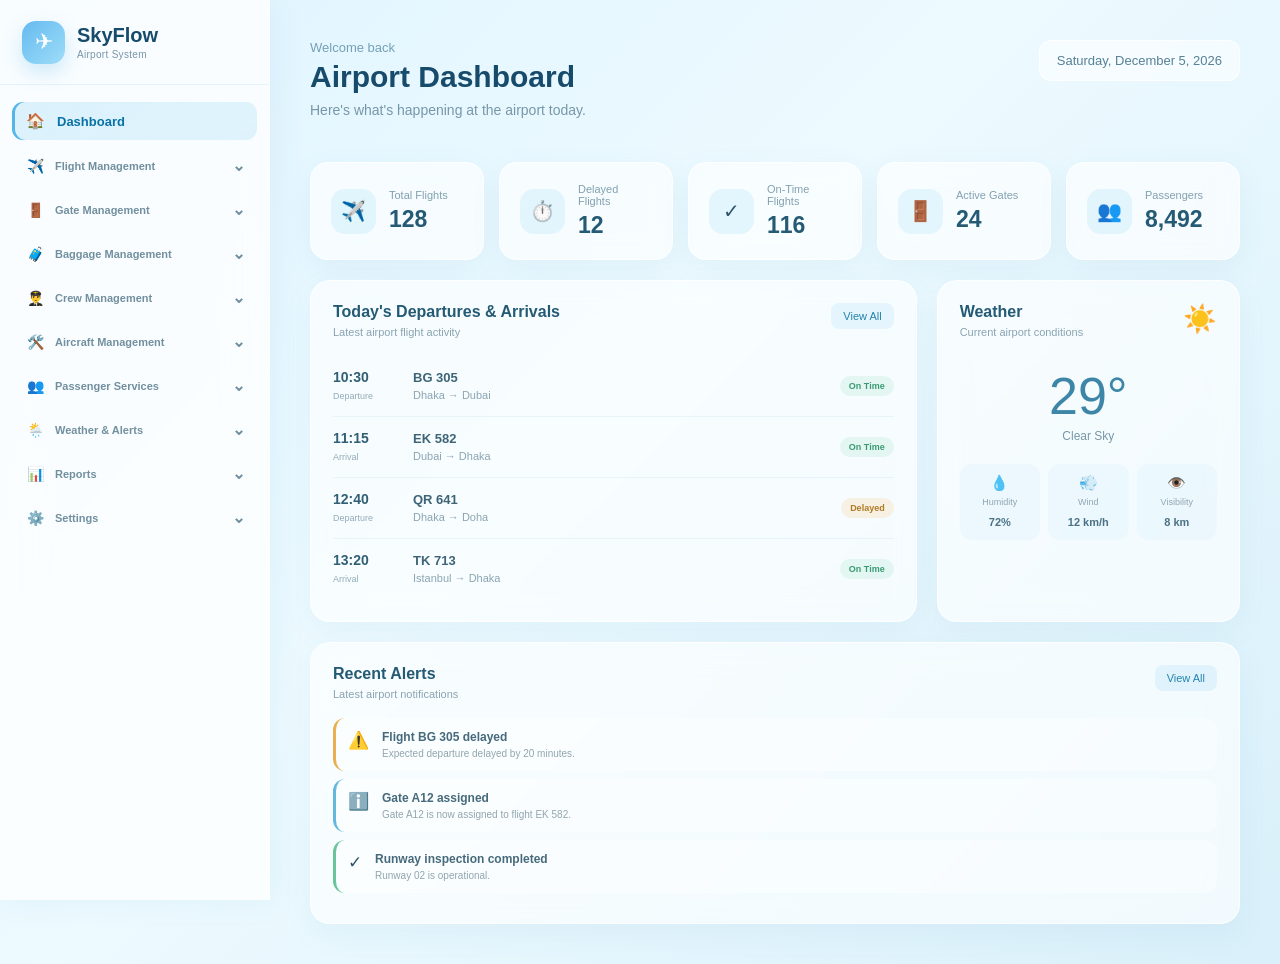
<file: index.html>
<!DOCTYPE html><html lang="en">
<head>
    <meta charset="UTF-8">
    <meta name="viewport" content="width=device-width, initial-scale=1.0"><title>SkyFlow Airport — Dashboard</title>

<link rel="stylesheet" href="css/style.css">
<link rel="stylesheet" href="css/navbar.css">

</head><body><!-- Animated Sky Background -->
<div class="sky-background">
    <div class="cloud cloud-1"></div>
    <div class="cloud cloud-2"></div>
    <div class="cloud cloud-3"></div>
</div>

<!-- Navbar / Sidebar -->
<div id="navbar-container"></div>

<!-- Main Content -->
<main class="main-content">

    <section class="page-header">
        <div>
            <p class="welcome-text">Welcome back</p>
            <h1>Airport Dashboard</h1>
            <p class="page-subtitle">
                Here's what's happening at the airport today.
            </p>
        </div>

        <div class="current-date" id="currentDate"></div>
    </section>

    <!-- Statistics -->
    <section class="stats-grid">

        <div class="stat-card">
            <div class="stat-icon">✈️</div>
            <div>
                <p>Total Flights</p>
                <h2>128</h2>
            </div>
        </div>

        <div class="stat-card">
            <div class="stat-icon">⏱️</div>
            <div>
                <p>Delayed Flights</p>
                <h2>12</h2>
            </div>
        </div>

        <div class="stat-card">
            <div class="stat-icon">✓</div>
            <div>
                <p>On-Time Flights</p>
                <h2>116</h2>
            </div>
        </div>

        <div class="stat-card">
            <div class="stat-icon">🚪</div>
            <div>
                <p>Active Gates</p>
                <h2>24</h2>
            </div>
        </div>

        <div class="stat-card">
            <div class="stat-icon">👥</div>
            <div>
                <p>Passengers</p>
                <h2>8,492</h2>
            </div>
        </div>

    </section>

    <!-- Dashboard Content -->
    <section class="dashboard-grid">

        <!-- Today's Flights -->
        <div class="dashboard-card flights-card">

            <div class="card-header">
                <div>
                    <h3>Today's Departures & Arrivals</h3>
                    <p>Latest airport flight activity</p>
                </div>

                <button class="view-btn">View All</button>
            </div>

            <div class="flight-list">

                <div class="flight-item">
                    <div class="flight-time">
                        <strong>10:30</strong>
                        <span>Departure</span>
                    </div>

                    <div class="flight-info">
                        <strong>BG 305</strong>
                        <span>Dhaka → Dubai</span>
                    </div>

                    <span class="status on-time">On Time</span>
                </div>

                <div class="flight-item">
                    <div class="flight-time">
                        <strong>11:15</strong>
                        <span>Arrival</span>
                    </div>

                    <div class="flight-info">
                        <strong>EK 582</strong>
                        <span>Dubai → Dhaka</span>
                    </div>

                    <span class="status on-time">On Time</span>
                </div>

                <div class="flight-item">
                    <div class="flight-time">
                        <strong>12:40</strong>
                        <span>Departure</span>
                    </div>

                    <div class="flight-info">
                        <strong>QR 641</strong>
                        <span>Dhaka → Doha</span>
                    </div>

                    <span class="status delayed">Delayed</span>
                </div>

                <div class="flight-item">
                    <div class="flight-time">
                        <strong>13:20</strong>
                        <span>Arrival</span>
                    </div>

                    <div class="flight-info">
                        <strong>TK 713</strong>
                        <span>Istanbul → Dhaka</span>
                    </div>

                    <span class="status on-time">On Time</span>
                </div>

            </div>

        </div>

        <!-- Weather -->
        <div class="dashboard-card weather-card">

            <div class="card-header">
                <div>
                    <h3>Weather</h3>
                    <p>Current airport conditions</p>
                </div>
                <span class="weather-icon">☀️</span>
            </div>

            <div class="weather-main">
                <strong>29°</strong>
                <span>Clear Sky</span>
            </div>

            <div class="weather-details">
                <div>
                    <span>💧</span>
                    <p>Humidity</p>
                    <strong>72%</strong>
                </div>

                <div>
                    <span>💨</span>
                    <p>Wind</p>
                    <strong>12 km/h</strong>
                </div>

                <div>
                    <span>👁️</span>
                    <p>Visibility</p>
                    <strong>8 km</strong>
                </div>
            </div>

        </div>

        <!-- Recent Alerts -->
        <div class="dashboard-card alerts-card">

            <div class="card-header">
                <div>
                    <h3>Recent Alerts</h3>
                    <p>Latest airport notifications</p>
                </div>

                <button class="view-btn">View All</button>
            </div>

            <div class="alert-list">

                <div class="alert-item warning">
                    <span class="alert-icon">⚠️</span>
                    <div>
                        <strong>Flight BG 305 delayed</strong>
                        <p>Expected departure delayed by 20 minutes.</p>
                    </div>
                </div>

                <div class="alert-item info">
                    <span class="alert-icon">ℹ️</span>
                    <div>
                        <strong>Gate A12 assigned</strong>
                        <p>Gate A12 is now assigned to flight EK 582.</p>
                    </div>
                </div>

                <div class="alert-item success">
                    <span class="alert-icon">✓</span>
                    <div>
                        <strong>Runway inspection completed</strong>
                        <p>Runway 02 is operational.</p>
                    </div>
                </div>

            </div>

        </div>

    </section>

</main>

<script src="js/navbar.js"></script>
<script src="js/main.js"></script>

</body>
</html>
</file>
<file: css/style.css>
/* =========================
GLOBAL
========================= */

* {
  box-sizing: border-box;
  }

html {
scroll-behavior: smooth;
}

body {
margin: 0;

font-family:
    Arial,
    Helvetica,
    sans-serif;

color: #31566b;

background:
    linear-gradient(
        135deg,
        #dff4ff 0%,
        #edfaff 45%,
        #d9f0fa 100%
    );

min-height: 100vh;

}

/* =========================
SKY BACKGROUND
========================= */

.sky-background {
position: fixed;

inset: 0;

overflow: hidden;

pointer-events: none;

z-index: -1;

}

.cloud {
position: absolute;

width: 240px;
height: 80px;

background: rgba(255, 255, 255, 0.42);

border-radius: 100px;

filter: blur(2px);

animation: floatCloud 35s linear infinite;

}

.cloud::before,
.cloud::after {
content: "";

position: absolute;

background: inherit;

border-radius: 50%;

}

.cloud::before {
width: 100px;
height: 100px;

left: 40px;
bottom: 20px;

}

.cloud::after {
width: 130px;
height: 130px;

right: 35px;
bottom: 10px;

}

.cloud-1 {
top: 12%;
left: -280px;
}

.cloud-2 {
top: 45%;
left: -400px;

transform: scale(0.7);

animation-duration: 48s;
animation-delay: -15s;

}

.cloud-3 {
top: 75%;
left: -350px;

transform: scale(0.5);

animation-duration: 55s;
animation-delay: -25s;

}

@keyframes floatCloud {

from {
    transform: translateX(0);
}

to {
    transform: translateX(140vw);
}

}

/* =========================
MAIN CONTENT
========================= */

.main-content {
margin-left: 270px;

padding: 40px;

min-height: 100vh;

}

/* Header */

.page-header {
display: flex;

justify-content: space-between;
align-items: flex-start;

margin-bottom: 30px;

}

.welcome-text {
margin: 0 0 5px;

color: #76a0b6;

font-size: 13px;

}

.page-header h1 {
margin: 0;

color: #174b6b;

font-size: 30px;

}

.page-subtitle {
margin-top: 8px;

color: #7797a8;

font-size: 14px;

}

.current-date {
padding: 12px 17px;

background: rgba(255, 255, 255, 0.55);

border: 1px solid rgba(255, 255, 255, 0.8);

border-radius: 12px;

color: #568096;

font-size: 13px;

backdrop-filter: blur(10px);

}

/* =========================
STATISTICS
========================= */

.stats-grid {
display: grid;

grid-template-columns:
    repeat(5, 1fr);

gap: 15px;

margin-bottom: 20px;

}

.stat-card {
display: flex;

align-items: center;

gap: 13px;

padding: 20px;

background: rgba(255, 255, 255, 0.62);

border: 1px solid rgba(255, 255, 255, 0.8);

border-radius: 18px;

backdrop-filter: blur(14px);

box-shadow:
    0 10px 30px rgba(70, 140, 180, 0.08);

transition: transform 0.25s ease;

}

.stat-card:hover {
transform: translateY(-4px);
}

.stat-icon {
width: 45px;
height: 45px;

flex-shrink: 0;

display: flex;

align-items: center;
justify-content: center;

border-radius: 14px;

background: rgba(111, 197, 239, 0.15);

font-size: 20px;

}

.stat-card p {
margin: 0 0 5px;

font-size: 11px;

color: #82a0af;

}

.stat-card h2 {
margin: 0;

font-size: 23px;

color: #245a74;

}

/* =========================
DASHBOARD GRID
========================= */

.dashboard-grid {
display: grid;

grid-template-columns: 2fr 1fr;

gap: 20px;

}

.dashboard-card {
padding: 22px;

background: rgba(255, 255, 255, 0.62);

border: 1px solid rgba(255, 255, 255, 0.8);

border-radius: 20px;

backdrop-filter: blur(14px);

box-shadow:
    0 10px 30px rgba(70, 140, 180, 0.07);

}

/* Card Header */

.card-header {
display: flex;

align-items: flex-start;

justify-content: space-between;

margin-bottom: 18px;

}

.card-header h3 {
margin: 0;

color: #245a74;

font-size: 16px;

}

.card-header p {
margin: 5px 0 0;

color: #89a3b1;

font-size: 11px;

}

.view-btn {
border: none;

background: rgba(91, 184, 232, 0.12);

color: #2583ae;

padding: 7px 12px;

border-radius: 8px;

font-size: 11px;

cursor: pointer;

}

/* =========================
FLIGHTS
========================= */

.flight-item {
display: flex;

align-items: center;

gap: 15px;

padding: 13px 0;

border-bottom: 1px solid rgba(100, 170, 200, 0.1);

}

.flight-item:last-child {
border-bottom: none;
}

.flight-time {
width: 65px;
}

.flight-time strong {
display: block;

color: #315f75;

font-size: 14px;

}

.flight-time span {
font-size: 9px;

color: #91aab7;

}

.flight-info {
flex: 1;
}

.flight-info strong {
display: block;

color: #3e6577;

font-size: 13px;

}

.flight-info span {
color: #8aa4b2;

font-size: 11px;

}

.status {
padding: 5px 9px;

border-radius: 20px;

font-size: 9px;

font-weight: 600;

}

.status.on-time {
background: rgba(91, 202, 155, 0.13);

color: #3a9a72;

}

.status.delayed {
background: rgba(244, 180, 80, 0.16);

color: #b17b25;

}

/* =========================
WEATHER
========================= */

.weather-icon {
font-size: 27px;
}

.weather-main {
text-align: center;

padding: 10px 0 20px;

}

.weather-main strong {
display: block;

font-size: 52px;

font-weight: 400;

color: #3e86a7;

}

.weather-main span {
color: #7898a8;

font-size: 12px;

}

.weather-details {
display: grid;

grid-template-columns:
    repeat(3, 1fr);

gap: 8px;

}

.weather-details div {
text-align: center;

padding: 10px 5px;

background: rgba(125, 204, 239, 0.08);

border-radius: 12px;

}

.weather-details span {
font-size: 15px;
}

.weather-details p {
margin: 5px 0;

font-size: 9px;

color: #91a6b2;

}

.weather-details strong {
font-size: 11px;

color: #4b7184;

}

/* =========================
ALERTS
========================= */

.alerts-card {
grid-column: 1 / -1;
}

.alert-item {
display: flex;

gap: 13px;

padding: 12px;

margin-bottom: 8px;

border-radius: 12px;

background: rgba(255, 255, 255, 0.35);

}

.alert-icon {
font-size: 17px;
}

.alert-item strong {
display: block;

color: #466a7b;

font-size: 12px;

}

.alert-item p {
margin: 4px 0 0;

color: #91a5af;

font-size: 10px;

}

.alert-item.warning {
border-left: 3px solid #e8b052;
}

.alert-item.info {
border-left: 3px solid #65b8dd;
}

.alert-item.success {
border-left: 3px solid #6ac49a;
}

/* =========================
RESPONSIVE
========================= */

@media (max-width: 1200px) {

.stats-grid {
    grid-template-columns:
        repeat(3, 1fr);
}

}

@media (max-width: 900px) {

.main-content {
    margin-left: 0;

    padding: 75px 20px 30px;
}

.dashboard-grid {
    grid-template-columns: 1fr;
}

.alerts-card {
    grid-column: auto;
}

.page-header {
    flex-direction: column;

    gap: 15px;
}

}

@media (max-width: 600px) {

.stats-grid {
    grid-template-columns:
        repeat(2, 1fr);
}

.stat-card {
    padding: 15px;
}

.stat-icon {
    width: 38px;
    height: 38px;
}

.stat-card h2 {
    font-size: 20px;
}

.page-header h1 {
    font-size: 25px;
}

.dashboard-card {
    padding: 17px;
}

.flight-item {
    gap: 8px;
}

.status {
    font-size: 8px;
}

}
</file>
<file: css/navbar.css>
/* =========================
   SIDEBAR
========================= */

.sidebar {
    position: fixed;
    top: 0;
    left: 0;

    width: 270px;
    height: 100vh;

    background: rgba(255, 255, 255, 0.78);

    backdrop-filter: blur(20px);
    -webkit-backdrop-filter: blur(20px);

    border-right: 1px solid rgba(255, 255, 255, 0.9);

    z-index: 1000;

    overflow-y: auto;

    box-shadow:
        5px 0 30px rgba(60, 140, 190, 0.08);

    transition: transform 0.3s ease;
}


/* =========================
   LOGO
========================= */

.logo-area {
    height: 85px;

    display: flex;
    align-items: center;

    gap: 12px;

    padding: 0 22px;

    border-bottom:
        1px solid rgba(120, 180, 220, 0.15);
}

.logo-icon {
    width: 43px;
    height: 43px;

    display: flex;
    align-items: center;
    justify-content: center;

    border-radius: 14px;

    background:
        linear-gradient(
            135deg,
            #65baf0,
            #9eddf8
        );

    color: white;

    font-size: 22px;

    box-shadow:
        0 8px 20px rgba(80, 170, 230, 0.25);
}

.logo-text h2 {
    margin: 0;

    font-size: 20px;

    color: #174b6b;
}

.logo-text span {
    display: block;

    margin-top: 2px;

    font-size: 10px;

    color: #7895a8;

    letter-spacing: 0.3px;
}


/* =========================
   NAVIGATION
========================= */

.sidebar-nav {
    padding: 14px 12px 35px;
}


/* Dashboard */

.nav-link {
    display: flex;
    align-items: center;

    gap: 11px;

    width: 100%;

    padding: 10px 12px;

    margin: 3px 0;

    border-radius: 11px;

    color: #45687d;

    text-decoration: none;

    font-size: 13px;

    transition:
        background 0.25s ease,
        color 0.25s ease,
        transform 0.2s ease;
}

.nav-icon {
    width: 22px;

    flex-shrink: 0;

    text-align: center;

    font-size: 15px;
}

.nav-link:hover {
    background:
        rgba(112, 195, 238, 0.12);

    color: #1672a8;

    transform: translateX(3px);
}

.nav-link.active {
    background:
        linear-gradient(
            135deg,
            rgba(101, 190, 239, 0.20),
            rgba(163, 220, 245, 0.30)
        );

    color: #0872a8;

    font-weight: 600;

    box-shadow:
        inset 3px 0 0 #55b7e9;
}


/* =========================
   SECTION
========================= */

.nav-section {
    margin-top: 8px;
}


/* Section Button */

.section-toggle {
    width: 100%;

    display: flex;

    align-items: center;
    justify-content: space-between;

    border: none;

    background: transparent;

    padding: 10px 12px;

    color: #718f9f;

    font-family: inherit;

    font-size: 11px;

    font-weight: 600;

    text-align: left;

    cursor: pointer;

    border-radius: 10px;

    transition:
        background 0.2s ease,
        color 0.2s ease;
}

.section-toggle > span:first-child {
    display: flex;

    align-items: center;

    gap: 9px;
}

.section-toggle:hover {
    background:
        rgba(112, 195, 238, 0.08);

    color: #397b9b;
}

.section-icon {
    width: 22px;

    text-align: center;

    font-size: 14px;
}


/* Arrow */

.arrow {
    font-size: 16px;

    line-height: 1;

    transition:
        transform 0.25s ease;
}


/* =========================
   COLLAPSIBLE ITEMS
========================= */

.section-items {
    max-height: 0;

    overflow: hidden;

    opacity: 0;

    transition:
        max-height 0.3s ease,
        opacity 0.2s ease;
}


/* Open */

.nav-section.open .section-items {
    max-height: 400px;

    opacity: 1;
}

.nav-section.open .arrow {
    transform: rotate(180deg);
}


/* Child links */

.section-items .nav-link {
    padding-left: 43px;

    font-size: 12px;

    margin: 2px 0;
}

.section-items .nav-icon {
    font-size: 13px;

    width: 17px;
}


/* =========================
   SCROLLBAR
========================= */

.sidebar::-webkit-scrollbar {
    width: 5px;
}

.sidebar::-webkit-scrollbar-track {
    background: transparent;
}

.sidebar::-webkit-scrollbar-thumb {
    background:
        rgba(80, 160, 200, 0.22);

    border-radius: 10px;
}


/* =========================
   MOBILE BUTTON
========================= */

.mobile-menu-btn {
    display: none;

    position: fixed;

    top: 15px;
    left: 15px;

    width: 45px;
    height: 45px;

    border: none;

    border-radius: 13px;

    background:
        rgba(255, 255, 255, 0.85);

    backdrop-filter: blur(12px);

    color: #176083;

    font-size: 20px;

    z-index: 1100;

    cursor: pointer;

    box-shadow:
        0 5px 20px rgba(50, 130, 170, 0.12);
}


/* =========================
   OVERLAY
========================= */

.sidebar-overlay {
    display: none;

    position: fixed;

    inset: 0;

    background:
        rgba(30, 75, 100, 0.18);

    backdrop-filter: blur(2px);

    z-index: 999;
}


/* =========================
   MOBILE
========================= */

@media (max-width: 900px) {

    .sidebar {
        transform: translateX(-100%);
    }

    .sidebar.open {
        transform: translateX(0);
    }

    .mobile-menu-btn {
        display: flex;

        align-items: center;
        justify-content: center;
    }

    .sidebar-overlay.active {
        display: block;
    }
}
</file>
